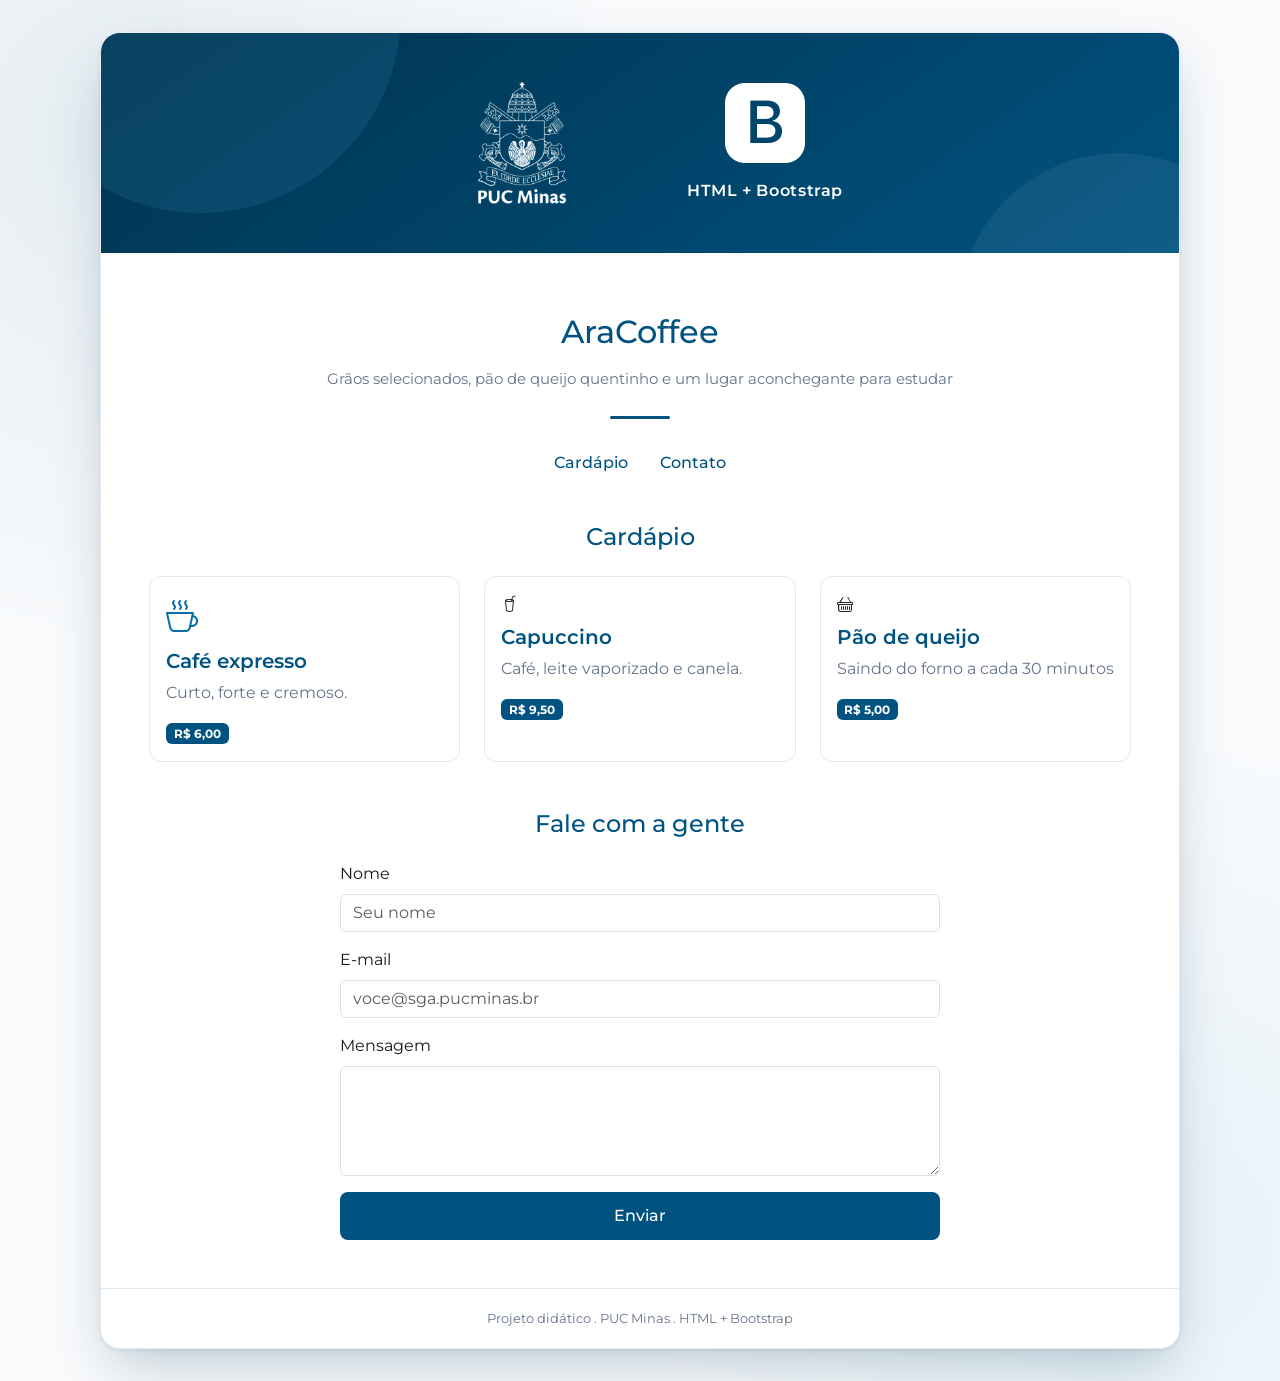
<file: Front-end/AraCoffee-B/index.html>
<!doctype html>
<html lang="pt-BR">
<head>
    <meta charset="utf-8">
    <meta name="viewport" content="width=device-width, initial-scale=1">
    <title>Aracoffee</title>
    
    <!-- Bootstrap CSS -->
    <link href="https://cdn.jsdelivr.net/npm/bootstrap@5.3.3/dist/css/bootstrap.min.css" rel="stylesheet">
    <!-- Bootstrap Icons-->
    <link href="https://cdn.jsdelivr.net/npm/bootstrap-icons@1.11.3/font/bootstrap-icons.min.css" rel="stylesheet">
    <!-- Montserrat font-->
    <link href="https://fonts.googleapis.com/css2?family=Montserrat:wght@400;500;600;700&display=swap" rel="stylesheet">
    <!-- My CSS-->
    <link href="style.css" rel="stylesheet">
</head>
<body>
    <!-- Bootstrap JS-->
    <div class="page-container">
    <header class="page-hero">
    <img src="pucminas-logo.png" alt="Logo Puc Minas" class="page-hero-puc">
    <span class="page-here-divider"></span>
    <div class="page-hero-brand">
        <i class="bi bi-bootstrap-fill"></i>
        <span>HTML + Bootstrap</span>
    </div>    
    </header>
    <section class="page-intro">
        <span class="page-label"PUC MINAS></span>
        <h1>AraCoffee</h1>
        <p class="page-description">
            Grãos selecionados, pão de queijo quentinho e um lugar aconchegante para estudar
        </p>
        <div class="page-divider"></div>

        <ul class="nav nav-pills nav-puc justify-content-center mt-4">
            <li class="nav-item"><a class="nav-link" href="#cardapio">Cardápio</a></li>
            <li class="nav-item"><a class="nav-link" href="#contato">Contato</a></li>
        </ul>
    </section>
    <main class="page-content">
        <section id="cardapio" class="mb-5">
            <h2 class="section-title">Cardápio</h2>

            <div class="row g-4">

                <div class="col-12 col-md-4">
                   <div class="card card-puc h-100">
                      <div class="card-body">
                        <i class="bi bi-cup-hot card-icon"></i>
                        <h5 class="card-title mt-2">Café expresso</h5>
                        <p class="card-text">Curto, forte e cremoso.</p>
                        <span class="badge badge-puc">R$ 6,00</span>
                      </div>
                   </div>
                </div>
                <div class="col-12 col-md-4">
                    <div class="card card-puc h-100">
                        <div class="card-body">
                            <i class="bi bi-cup-straw"></i>
                            <h5 class="card-title mt-2">Capuccino</h5>
                            <p class="card-text">Café, leite vaporizado e canela.</p>
                            <span class="badge badge-puc">R$ 9,50</span>
                        </div>
                    </div>
                </div>
                <div class="col-12 col-md-4">
                    <div class="card card-puc h-100">
                        <div class="card-body">
                            <i class="bi bi-basket"></i>
                            <h5 class="card-title mt-2">Pão de queijo</h5>
                            <p class="card-text">Saindo do forno a cada 30 minutos</p>
                            <span class="badge badge-puc">R$ 5,00</span>
                        </div>
                    </div>
                </div>

            </div>
        </section>

        <section id="contato" class="mx-auto" style="max-width: 600px">
            <h2 class="section-title">Fale com a gente</h2>

            <form>
                <div class="mb-3">
                    <label for="nome" class="form-label">Nome</label>
                    <input type="text" class="form-control" id="nome" placeholder="Seu nome">
                </div>
                
                <div class="mb-3">
                    <label for="email" class="form-label">E-mail</label>
                    <input type="email" class="form-control" id="email" placeholder="voce@sga.pucminas.br">
                </div>
                <div class="mb-3">
                    <label for="mensagem" class="form-label">Mensagem</label>
                    <textarea class="form-control" id="mensagem" rows="4"></textarea>
                </div>
                <button type="submit" class="btn btn-puc w-100">Enviar</button>
            </form>
        </section>
    </main>
    <footer class="page-footer">
    Projeto didático . PUC Minas . HTML + Bootstrap
    </footer>


    </div>
    <script src="https://cdn.jsdelivr.net/npm/bootstrap@5.3.3/dist/js/bootstrap.bundle.min.js"></script>
</body>
</html>
</file>
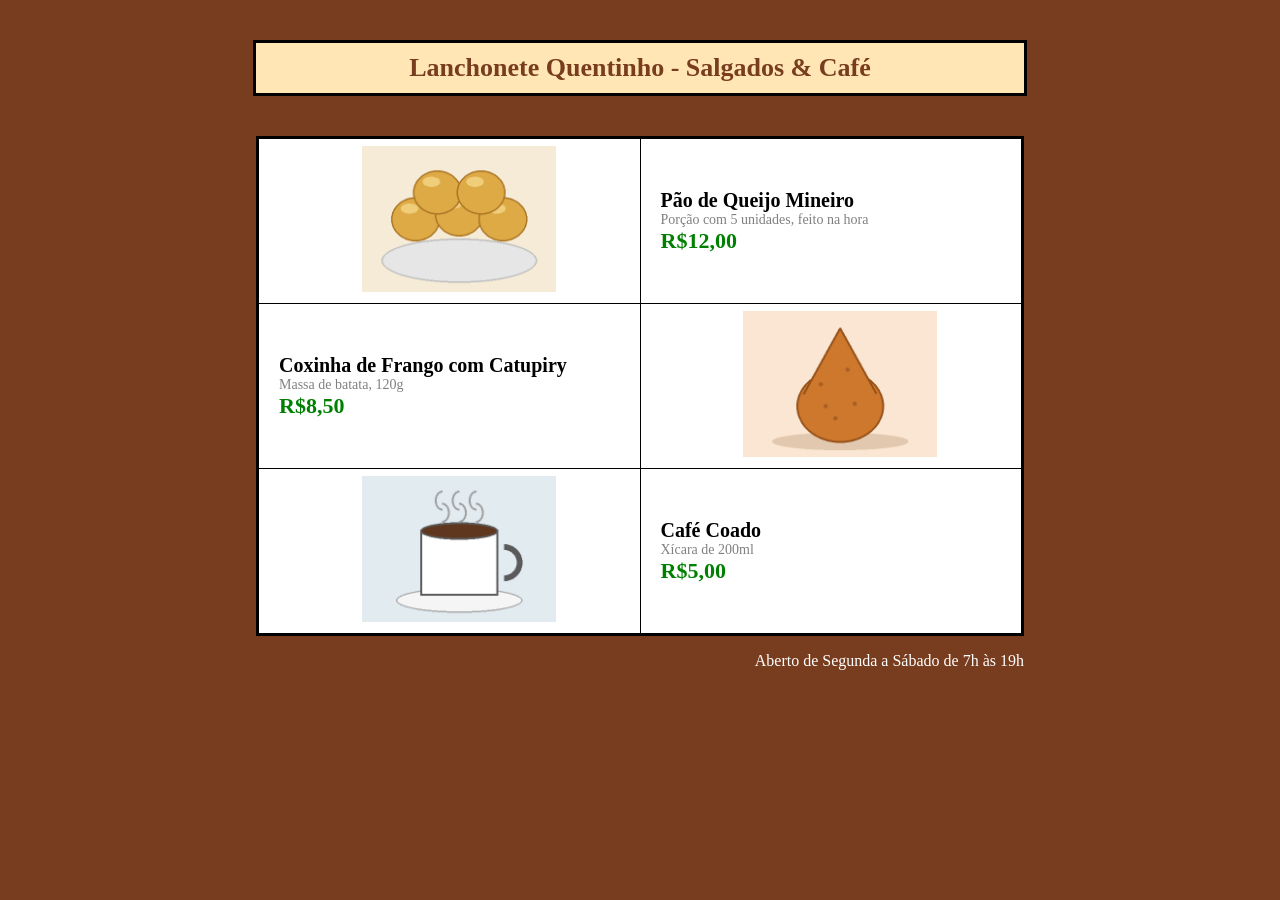
<file: Lanchonete/Lanchonete.html>
<!DOCTYPE html>

<html lang="pt-BR">
    <head>
        <meta charset="UTF-8">
        <meta name="viewport" content="width=device-width, initial-scale=1.0">
        <title> Lanchonete Quentinho</title>
        <link rel="stylesheet" href="style.css">
    </head>
    <body>
               <div id="titulo"> Lanchonete Quentinho - Salgados & Café</div>
        <table>
            <tr>
                <td class="imagem"><img src="paodequeijo.png" alt="Pão de queijo" height="90%"></td>
                <td><div class="nome">Pão de Queijo Mineiro</div>
                    <div class="descrição">Porção com 5 unidades, feito na hora</div>
                    <div class="preço">R$12,00</div></td>
            </tr>
            <tr>
                <td><div class="nome">Coxinha de Frango com Catupiry</div>
                    <div class="descrição">Massa de batata, 120g</div>
                    <div class="preço">R$8,50</div></td>
                <td class="imagem"><img src="coxinha.png" alt="Pão de queijo" height="90%"></td>

            </tr>
            <tr>
                <td class="imagem"><img src="cafe.png" alt="Pão de queijo" height="90%"></td>
                <td><div class="nome"> Café Coado</div>
                    <div class="descrição">Xícara de 200ml</div>
                    <div class="preço">R$5,00</div></td>
            </tr>
        </table>
        <footer>
            <p>Aberto de Segunda a Sábado de 7h às 19h</p>
        </footer>
    </body>
</html>
</file>
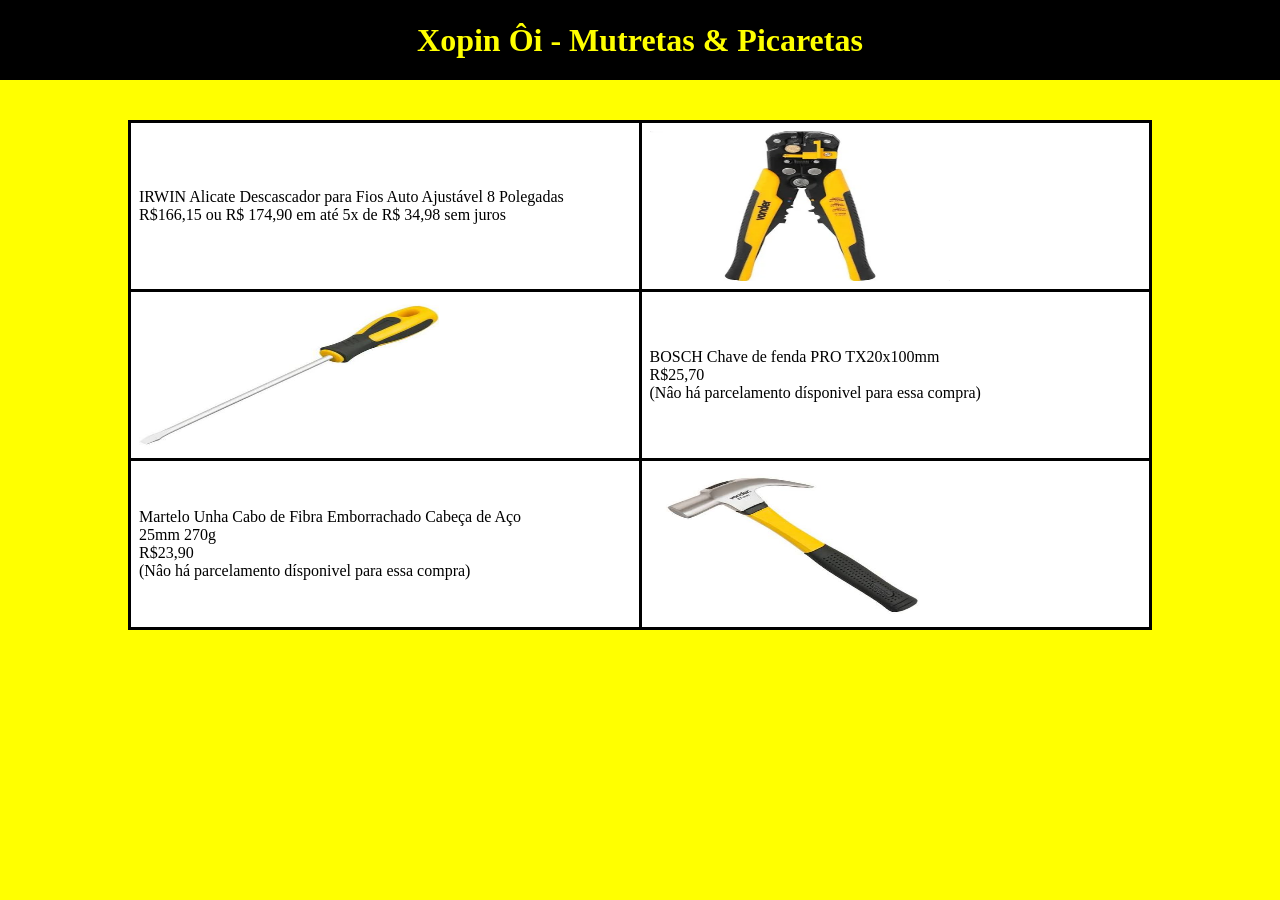
<file: Xopin-Oi/Xopin.html>
<html>
    <head>
    <style>
     body {
    background-color: yellow;
    margin: 0;
  }
    .header {
    background-color: black;
    height: 30px;
    color: yellow;
    padding-bottom: 25px;
    padding-top: 25px;
    display: flex;
    justify-content: center;
    align-items: center;
    text-align: center;
        }
    .header h1 {
    margin: 0;
  }
    table {
        background-color: white;
        width: 80%;
        margin: 40px auto 0 auto;
        border-collapse: collapse;
    }
    td {
    text-align: center;
    vertical-align: center;
    border: 3px solid black;
    padding: 8px;
    text-align: left;
    width: 50%;
    }
    </style>
    </head>
    <body>
        <div class="header">
        <h1>Xopin Ôi - Mutretas & Picaretas</h1>
        </div>
    <table>
        
        <tr>
        <td>IRWIN Alicate Descascador para Fios Auto Ajustável 8 Polegadas<br>R$166,15 ou R$ 174,90 em até 5x de R$ 34,98 sem juros</td>
        <td><img src="alicate.webp" width="300" height="150"></td>
        </tr>
         <tr>
        <td><img src="chave.jpg" width="300" height="150"></td>
        <td>BOSCH Chave de fenda PRO TX20x100mm<br>R$25,70<br>(Nâo há parcelamento dísponivel para essa compra)</td>
        </tr>
        <tr>
             <td>Martelo Unha Cabo de Fibra Emborrachado Cabeça de Aço<br>25mm 270g<br>R$23,90<br>(Nâo há parcelamento dísponivel para essa compra)</td>
             <td><img src="martelo.jpg" width="300" height="150"></td>
        </tr>
    </table>
    </body>
</html>
</file>
<file: Front-end/AraCoffee-B/style.css>
/* ==========================================================================
   PASSO 1 - VARIÁVEIS E BODY
   Mesma paleta dos projetos PUC Minas (SecureLoginPUC_React)
   ========================================================================== */

:root {
  --brand: #005380;
  --brand-deep: #00334f;
  --brand-mid: #0a6ea6;
  --brand-soft: #4fa8d8;

  --background: #f8fafc;
  --foreground: #171717;
  --muted: #64748b;
  --border: #e2e8f0;
}

body {
  min-height: 100vh;

  padding: 2rem;

  font-family: "Montserrat", sans-serif;

  color: var(--foreground);

  background:
    radial-gradient(circle at 10% 10%, rgba(0, 83, 128, 0.08), transparent 30%),
    radial-gradient(circle at 90% 90%, rgba(79, 168, 216, 0.1), transparent 30%),
    var(--background);
}

/* ==========================================================================
   PASSO 2 - CARD PRINCIPAL E FAIXA AZUL
   ========================================================================== */

.page-container {
  position: relative;

  width: min(1080px, 94vw);

  margin: 0 auto;

  overflow: hidden;

  background: #ffffff;

  border: 1px solid rgba(0, 51, 79, 0.09);
  border-radius: 20px;

  box-shadow:
    0 2px 4px rgba(0, 51, 79, 0.08),
    0 24px 56px -12px rgba(0, 51, 79, 0.25);
}

.page-hero {
  position: relative;

  display: flex;
  justify-content: center;
  align-items: center;
  gap: 2.5rem;

  height: 220px;

  padding: 2rem;

  overflow: hidden;

  color: #ffffff;

  background: linear-gradient(145deg, var(--brand-deep), var(--brand));
}

/* Círculos decorativos */

.page-hero::before {
  content: "";
  position: absolute;
  width: 400px;
  height: 400px;
  top: -220px;
  left: -100px;
  border-radius: 50%;
  background: rgba(79, 168, 216, 0.12);
}

.page-hero::after {
  content: "";
  position: absolute;
  width: 320px;
  height: 320px;
  right: -100px;
  bottom: -220px;
  border-radius: 50%;
  background: rgba(255, 255, 255, 0.06);
}

.page-hero-puc {
  position: relative;
  z-index: 1;

  width: 170px;
  max-width: 40%;

  transition: transform 0.3s ease;
}

.page-hero-puc:hover {
  transform: scale(1.03);
}

.page-hero-divider {
  position: relative;
  z-index: 1;

  width: 1px;
  height: 110px;

  background: rgba(255, 255, 255, 0.35);
}

.page-hero-brand {
  position: relative;
  z-index: 1;

  display: flex;
  flex-direction: column;
  align-items: center;
  gap: 0.85rem;

  font-weight: 600;
  letter-spacing: 0.04em;
  text-align: center;
}

.page-hero-brand i {
  font-size: 5rem;
  line-height: 1;

  transition: transform 0.3s ease;
}

.page-hero-brand:hover i {
  transform: scale(1.06) rotate(-4deg);
}

/* ==========================================================================
   PASSO 3 - TÍTULO E MENU
   ========================================================================== */

.page-intro {
  padding: 3rem 2rem 0;

  text-align: center;
}

.page-label {
  display: block;

  margin-bottom: 0.75rem;

  color: var(--brand);

  font-size: 0.75rem;
  font-weight: 500;
  letter-spacing: 0.12em;
}

.page-intro h1 {
  color: var(--brand);

  font-size: 2rem;
  font-weight: 500;
}

.page-description {
  max-width: 640px;

  margin: 1rem auto 0;

  color: var(--muted);

  font-size: 0.95rem;
  line-height: 1.6;
}

.page-divider {
  width: 60px;
  height: 3px;

  margin: 1.5rem auto 0;

  background-color: var(--brand);
  border-radius: 999px;
}

/* Menu (nav-pills do Bootstrap com as cores da PUC) */

.nav-puc .nav-link {
  color: var(--brand);
  font-weight: 500;
}

.nav-puc .nav-link:hover {
  background-color: rgba(0, 83, 128, 0.08);
}

/* ==========================================================================
   PASSO 4 - SEÇÕES E CARDS
   ========================================================================== */

.page-content {
  padding: 2.5rem 3rem 3rem;
}

.section-title {
  margin-bottom: 1.5rem;

  color: var(--brand);

  font-size: 1.5rem;
  font-weight: 500;

  text-align: center;
}

.card-puc {
  border: 1px solid var(--border);
  border-radius: 12px;

  transition:
    transform 0.2s ease,
    box-shadow 0.2s ease;
}

.card-puc:hover {
  transform: translateY(-4px);

  box-shadow: 0 12px 24px -8px rgba(0, 51, 79, 0.25);
}

.card-puc .card-title {
  color: var(--brand);
  font-weight: 600;
}

.card-puc .card-text {
  color: var(--muted);
}

.card-icon {
  color: var(--brand-mid);
  font-size: 2rem;
}

.badge-puc {
  background-color: var(--brand);
}

/* ==========================================================================
   PASSO 5 - FORMULÁRIO E BOTÃO
   ========================================================================== */

.form-control:focus {
  border-color: var(--brand);

  box-shadow: 0 0 0 3px rgba(0, 83, 128, 0.12);
}

.btn-puc {
  height: 48px;

  color: #ffffff;

  background-color: var(--brand);

  border: none;
  border-radius: 8px;

  font-weight: 500;

  transition:
    background-color 0.2s ease,
    transform 0.15s ease;
}

.btn-puc:hover {
  color: #ffffff;

  background-color: var(--brand-deep);

  transform: translateY(-1px);
}

/* ==========================================================================
   PASSO 6 - RODAPÉ
   ========================================================================== */

.page-footer {
  padding: 1.25rem;

  color: var(--muted);

  font-size: 0.8rem;

  text-align: center;

  border-top: 1px solid var(--border);
}

/* ==========================================================================
   RESPONSIVIDADE (CELULAR)
   ========================================================================== */

@media (max-width: 700px) {
  body {
    padding: 1rem;
  }

  .page-container {
    width: 100%;
    border-radius: 16px;
  }

  .page-hero {
    height: 180px;
    gap: 1.5rem;
  }

  .page-hero-puc {
    width: 120px;
  }

  .page-hero-brand i {
    font-size: 3.5rem;
  }

  .page-hero-divider {
    height: 80px;
  }

  .page-intro h1 {
    font-size: 1.7rem;
  }

  .page-content {
    padding: 2rem 1.25rem 2.5rem;
  }
}

/* ==========================================================================
   ACESSIBILIDADE
   ========================================================================== */

@media (prefers-reduced-motion: reduce) {
  .page-hero-puc,
  .page-hero-brand i,
  .card-puc,
  .btn-puc {
    transition: none;
  }
}
</file>
<file: Lanchonete/style.css>
body {
    background-color:rgb(120, 60, 30);
    margin: 0;
}
#titulo {
    background-color: rgb(255, 230, 180);
    color: rgb(120, 60, 30);
    font-weight: 800;
    font-size: 26px;
    border: 3px solid black; 
    width: 60%;
    height: 50px;
    margin: 40px auto 20px auto;
    display: flex;
    justify-content: center;
    align-items: center;
}
.preço {
    color: green;
    font-weight: bold;
    font-size: 22px;
}
.nome {
    font-weight: bold;
    font-size: 20px;
}
.descrição {
    color:grey;
    font-size: 14px;
}
.imagem {
    text-align: center;
}
table {
    background-color: white;
    width: 60%;
    border: 3px solid black;
    border-collapse: collapse;
    margin: 40px auto 0 auto;
    align-items: center;
    justify-content: center;
    vertical-align: middle;
}
td {
    border: 1px solid black;
    text-align: left;
    vertical-align: middle;
    height: 18vh;
    padding-left: 20px;
    width: 50%;

}
footer{
    text-align:right;
    color: white;
    width: 80%;
}
</file>
